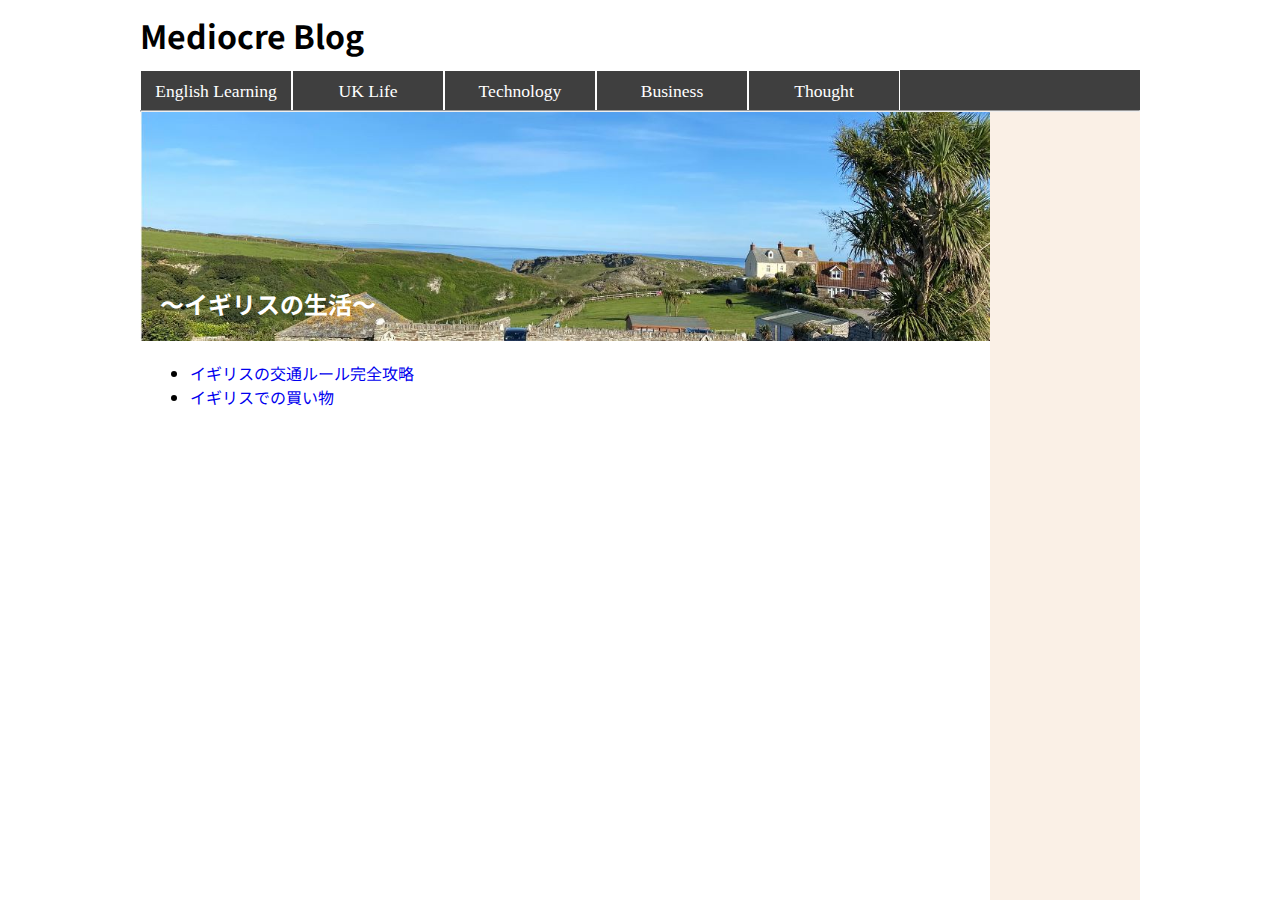
<file: index.html>
<!DOCTYPE html>
<html lang="jp">
<head>
    <meta charset="UTF-8">
    <meta name="viewport" content="width=device-width, initial-scale=1.0">
    <title>Dediocre Blog</title>
    <link rel="stylesheet" type="text/css" href="index.css">
</head>
<body>
    <header>
        <h1>Mediocre Blog</h1>
        <ul>
            <div class="menu" id="english-learning">English Learning</div>
            <div class="menu" id="UK-life">UK Life</div>
            <div class="menu">Technology</div>
            <div class="menu">Business</div>
            <div class="menu">Thought</div>
        </ul>
    </header>
    <hr>
    <div id="maindiv">
        <main>
            <div class="title_picture">
                <img id="title_img" src="pictures\uk_image1.JPG">
                <h2 id="title" class="blog_title">～イギリスの生活～</h2>
            </div>
            <div id="blog-titles">
                <li><a href="UK life\UK traffic rule\traffic-rule.html" id="blog-title1">イギリスの交通ルール完全攻略</a></li>
                <li><a href="UK-life\shopping.html" id="blog-title2">イギリスでの買い物</a></li>
            </div>
        </main>
        <aside>
        </aside>
    </div>
    <script type="text/javascript" src="index.js"></script>
</body>
</html>
</file>
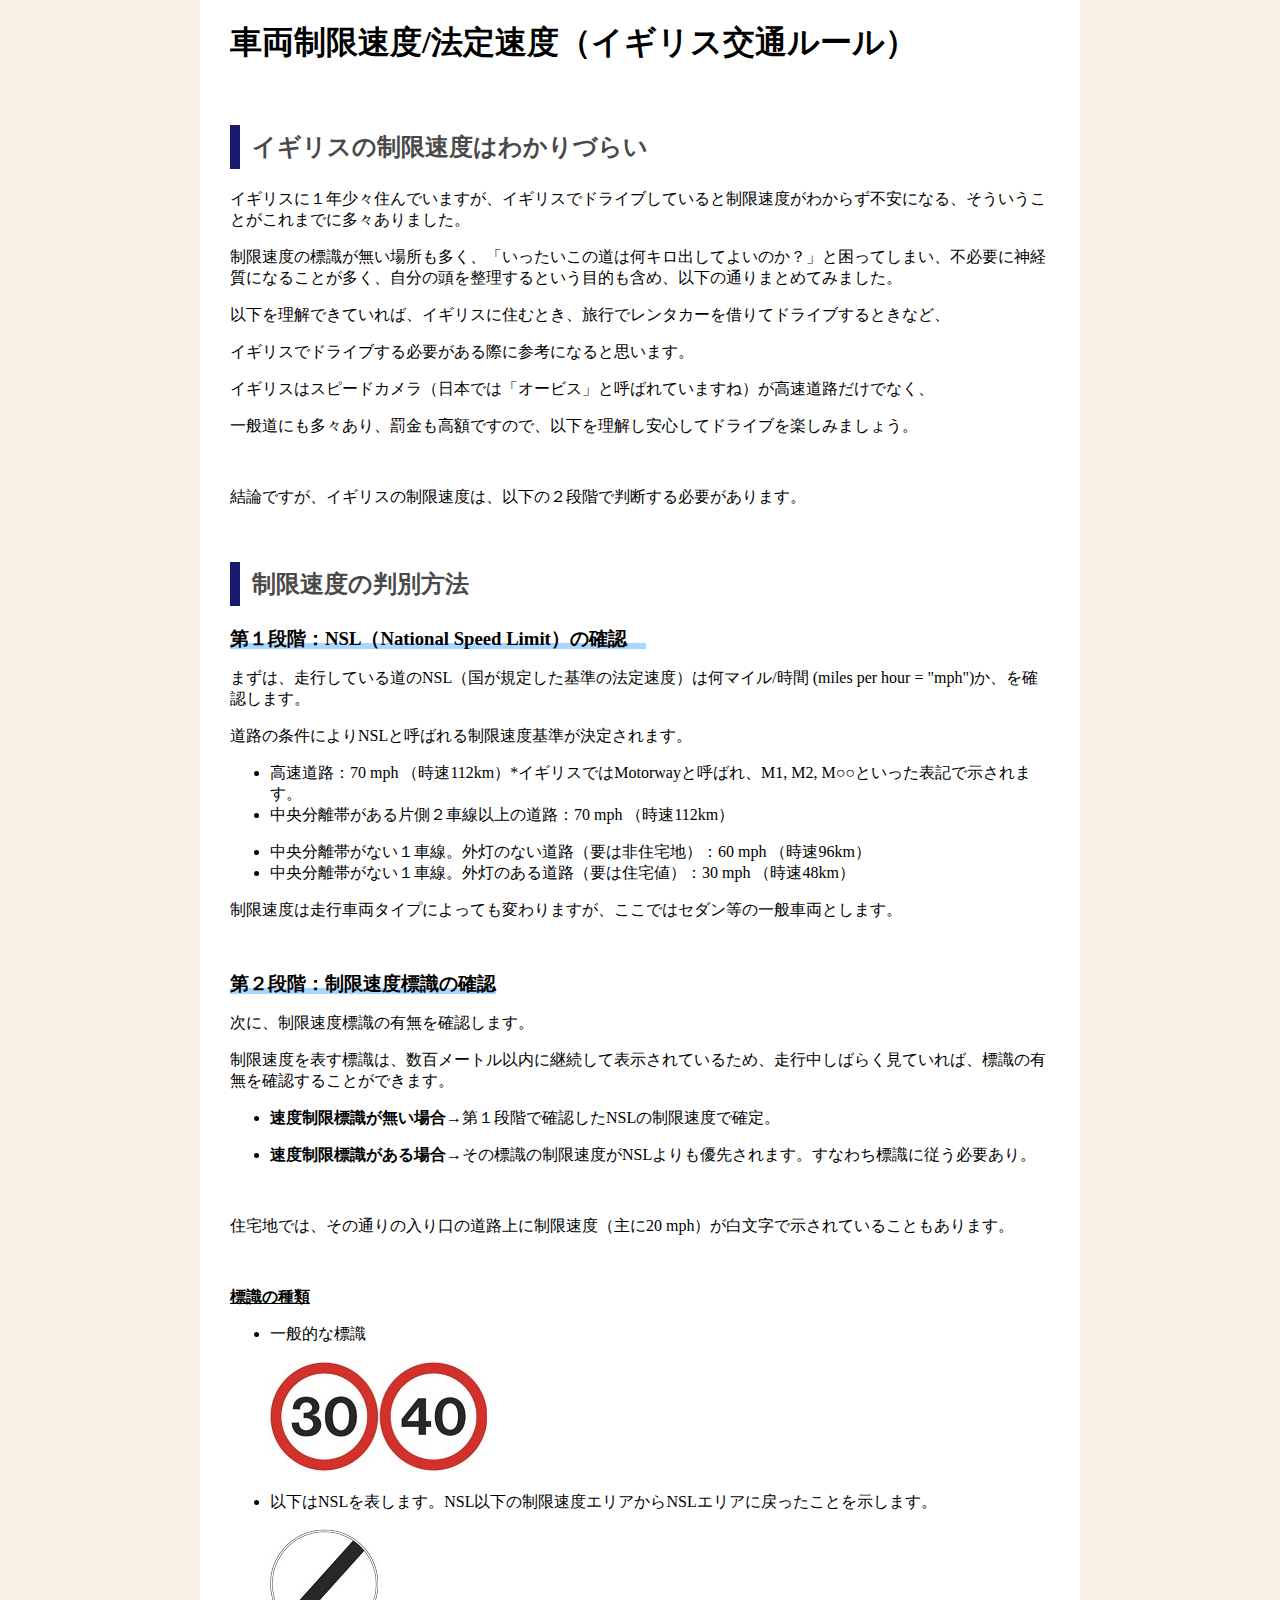
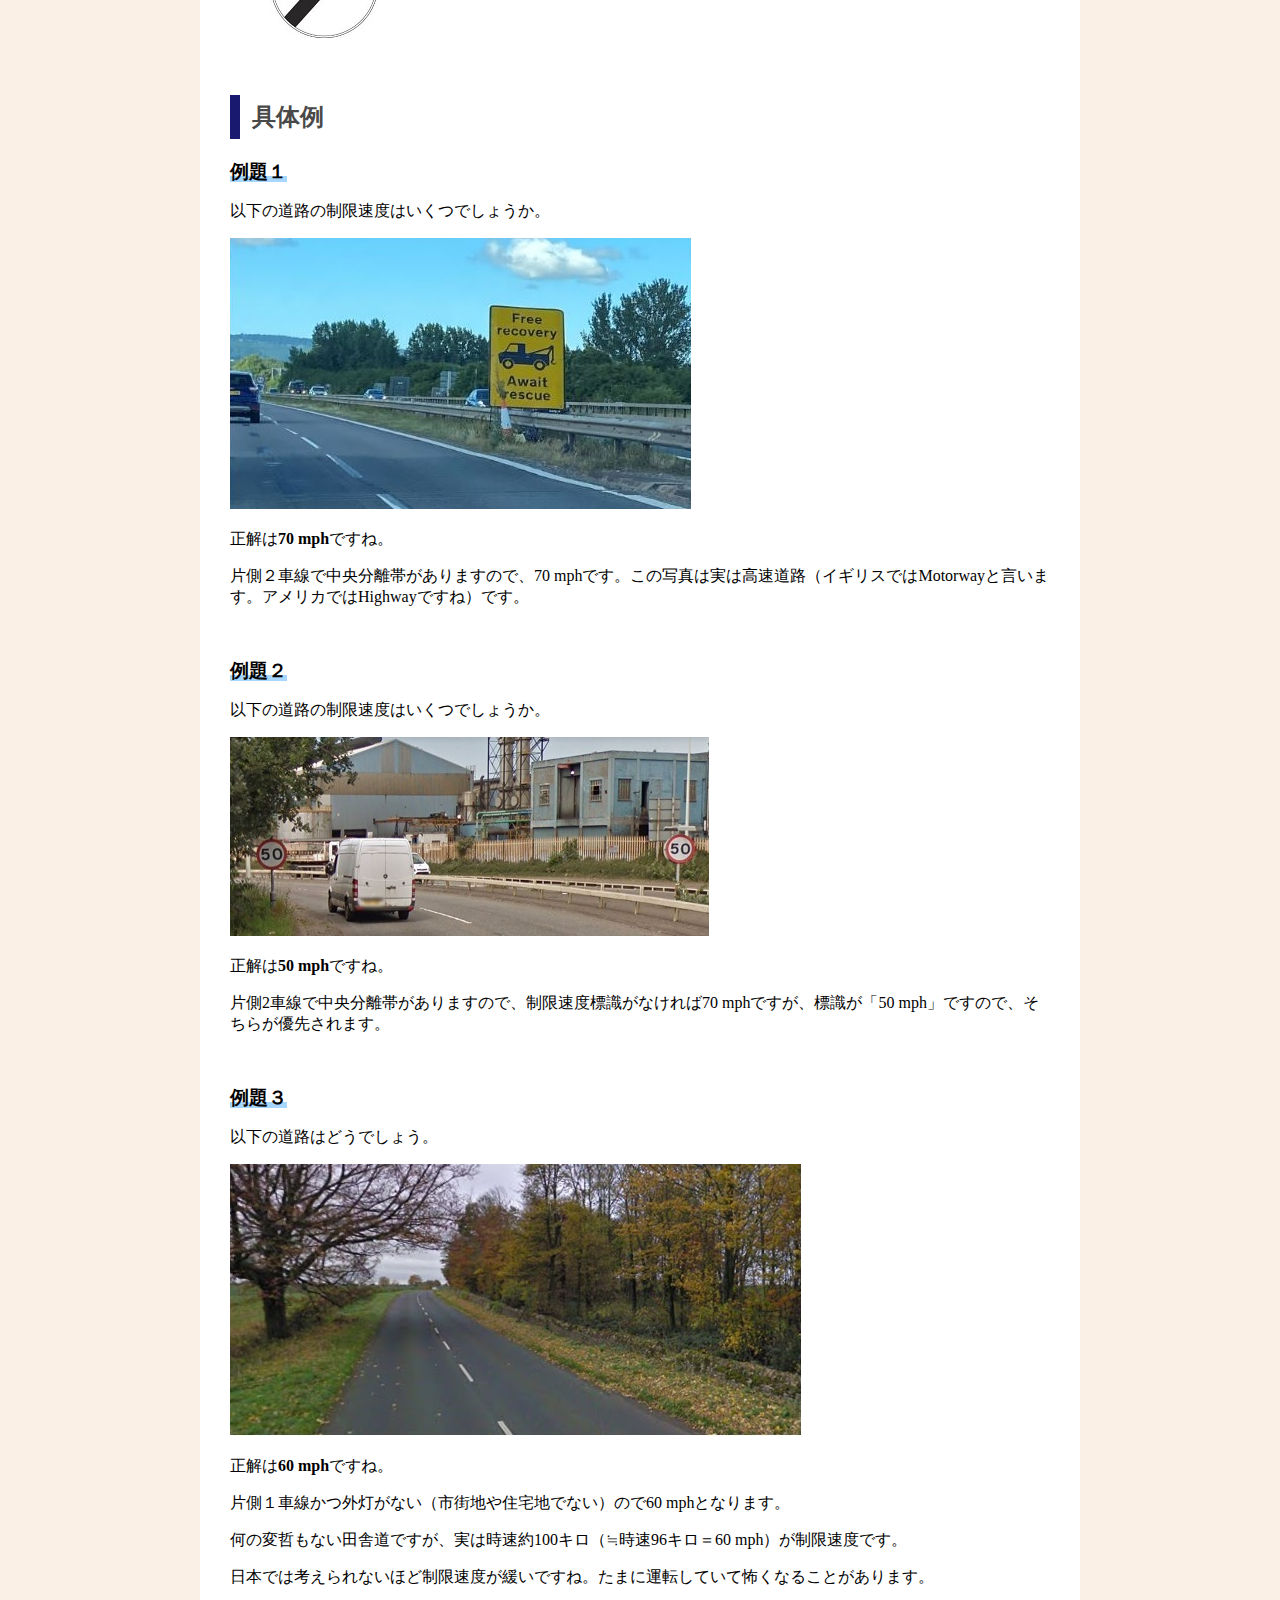
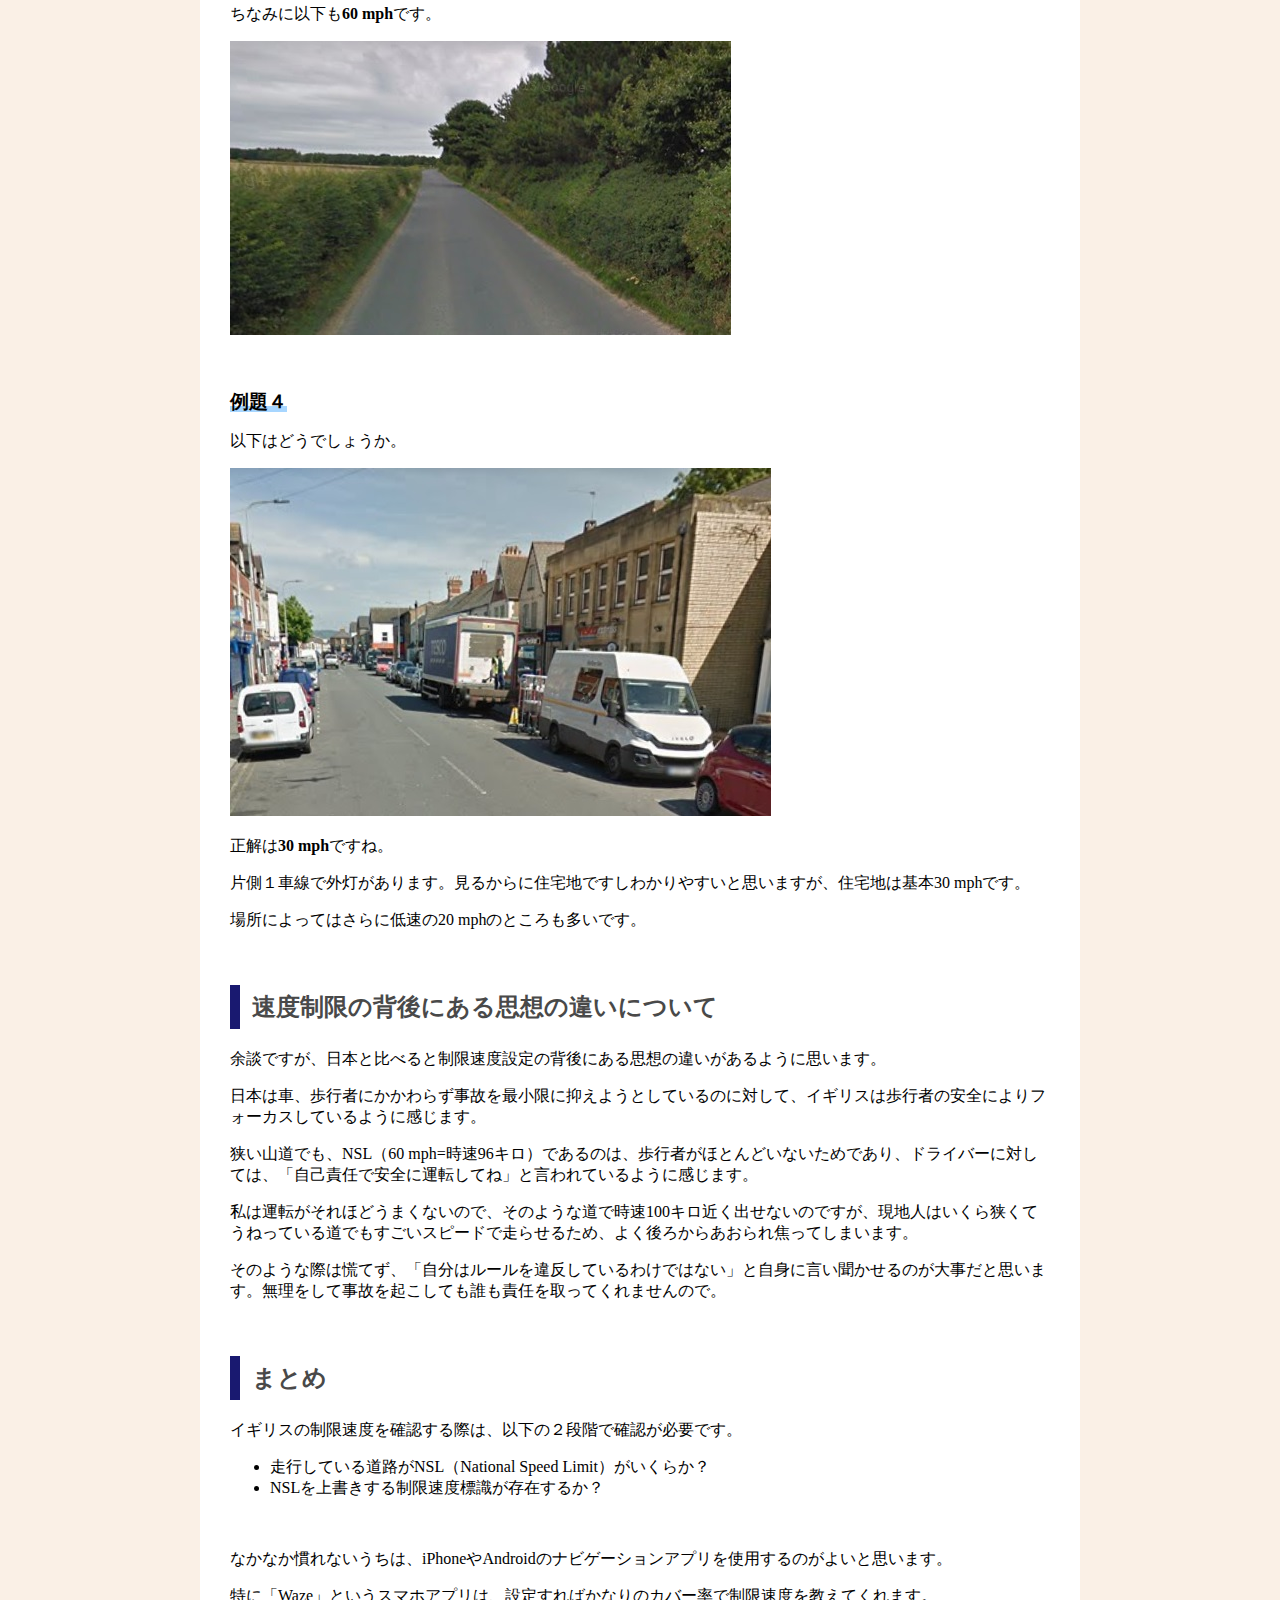
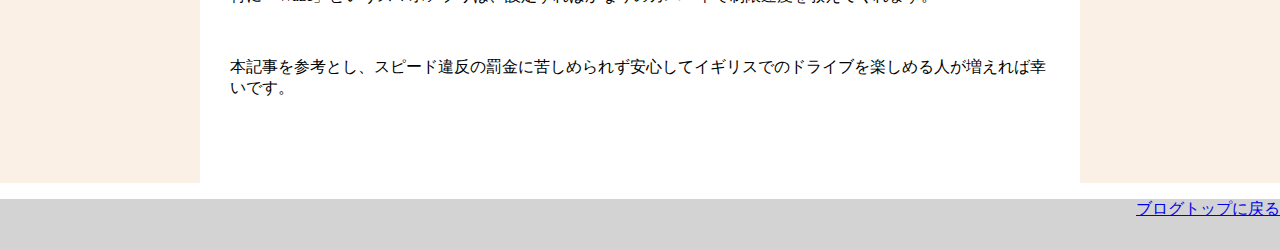
<file: UK life/UK traffic rule/traffic-rule.html>
<!DOCTYPE html>
<html lang="en">
<head>
    <meta charset="UTF-8">
    <meta name="viewport" content="width=device-width, initial-scale=1.0">
    <title>イギリスの制限速度</title>
    <link rel="stylesheet" type="text/css" href="traffic-rule.css">
</head>
<body>
    <div>
    <aside></aside>
    <main>
        <h1>車両制限速度/法定速度（イギリス交通ルール）</h1>
        <p>&nbsp;</p>
        <h2>イギリスの制限速度はわかりづらい</h2>
        <p>イギリスに１年少々住んでいますが、イギリスでドライブしていると制限速度がわからず不安になる、そういうことがこれまでに多々ありました。</p>
        <p>制限速度の標識が無い場所も多く、「いったいこの道は何キロ出してよいのか？」と困ってしまい、不必要に神経質になることが多く、自分の頭を整理するという目的も含め、以下の通りまとめてみました。</p>
        <p>以下を理解できていれば、イギリスに住むとき、旅行でレンタカーを借りてドライブするときなど、</p>
        <p>イギリスでドライブする必要がある際に参考になると思います。</p>
        <p>イギリスはスピードカメラ（日本では「オービス」と呼ばれていますね）が高速道路だけでなく、</p>
        <p>一般道にも多々あり、罰金も高額ですので、以下を理解し安心してドライブを楽しみましょう。</p>
        <p>&nbsp;</p>
        <p>結論ですが、イギリスの制限速度は、以下の２段階で判断する必要があります。</p>
        <p>&nbsp;</p>
        <h2>制限速度の判別方法</h2>
        <h3>第１段階：NSL（National Speed Limit）の確認　</h3>
        <p>まずは、走行している道のNSL（国が規定した基準の法定速度）は何マイル/時間 (miles per hour = &quot;mph&quot;)か、を確認します。</p>
        <p>道路の条件によりNSLと呼ばれる制限速度基準が決定されます。</p>
        <ul>
        <li>高速道路：70 mph （時速112km）*イギリスではMotorwayと呼ばれ、M1, M2, M○○といった表記で示されます。</li>
        <li>中央分離帯がある片側２車線以上の道路：70 mph （時速112km）</li>
        
        </ul>
        <ul>
        <li>中央分離帯がない１車線。外灯のない道路（要は非住宅地）：60 mph （時速96km）</li>
        <li>中央分離帯がない１車線。外灯のある道路（要は住宅値）：30 mph （時速48km）</li>
        
        </ul>
        <p>制限速度は走行車両タイプによっても変わりますが、ここではセダン等の一般車両とします。</p>
        <p>&nbsp;</p>
        <h3>第２段階：制限速度標識の確認</h3>
        <p>次に、制限速度標識の有無を確認します。</p>
        <p>制限速度を表す標識は、数百メートル以内に継続して表示されているため、走行中しばらく見ていれば、標識の有無を確認することができます。</p>
        <ul>
        <li><p><strong>速度制限標識が無い場合</strong>→第１段階で確認したNSLの制限速度で確定。</p>
        </li>
        <li><p><strong>速度制限標識がある場合</strong>→その標識の制限速度がNSLよりも優先されます。すなわち標識に従う必要あり。</p>
        <p>&nbsp;</p>
        </li>
        
        </ul>
        <p>住宅地では、その通りの入り口の道路上に制限速度（主に20 mph）が白文字で示されていることもあります。</p>
        <p>&nbsp;</p>
        <p><u><strong>標識の種類</strong></u></p>
        <ul>
        <li><p>一般的な標識</p>
        <p><img src="pictures\speed limit signs.JPG" referrerpolicy="no-referrer" alt="speed limit signs"></p>
        </li>
        <li><p>以下はNSLを表します。NSL以下の制限速度エリアからNSLエリアに戻ったことを示します。</p>
        <p><img src="pictures\speed limit signs for NSL.JPG" referrerpolicy="no-referrer" alt="speed limit signs for NSL"></p>
        </li>
        
        </ul>
        <p>&nbsp;</p>
        <h2>具体例</h2>
        <h3>例題１</h3>
        <p>以下の道路の制限速度はいくつでしょうか。</p>
        <p><img src="pictures\blog-picture1.JPG" referrerpolicy="no-referrer" alt="blog-picture1"></p>
        <p>正解は<strong>70 mph</strong>ですね。</p>
        <p>片側２車線で中央分離帯がありますので、70 mphです。この写真は実は高速道路（イギリスではMotorwayと言います。アメリカではHighwayですね）です。</p>
        <p>&nbsp;</p>
        <h3>例題２</h3>
        <p>以下の道路の制限速度はいくつでしょうか。</p>
        <p><img src="pictures\blog-picture2.JPG" referrerpolicy="no-referrer" alt="blog-picture2"></p>
        <p>正解は<strong>50 mph</strong>ですね。</p>
        <p>片側2車線で中央分離帯がありますので、制限速度標識がなければ70 mphですが、標識が「50 mph」ですので、そちらが優先されます。</p>
        <p>&nbsp;</p>
        <h3>例題３</h3>
        <p>以下の道路はどうでしょう。</p>
        <p><img src="pictures\blog-picture3.JPG" referrerpolicy="no-referrer" alt="blog-picture3"></p>
        <p>正解は<strong>60 mph</strong>ですね。</p>
        <p>片側１車線かつ外灯がない（市街地や住宅地でない）ので60 mphとなります。</p>
        <p>何の変哲もない田舎道ですが、実は時速約100キロ（≒時速96キロ＝60 mph）が制限速度です。</p>
        <p>日本では考えられないほど制限速度が緩いですね。たまに運転していて怖くなることがあります。</p>
        <p>ちなみに以下も<strong>60 mph</strong>です。</p>
        <p><img src="pictures\blog-picture4.JPG" referrerpolicy="no-referrer" alt="blog-picture4"></p>
        <p>&nbsp;</p>
        <h3>例題４</h3>
        <p>以下はどうでしょうか。</p>
        <p><img src="pictures\blog-picture5.JPG" referrerpolicy="no-referrer" alt="blog-picture5"></p>
        <p>正解は<strong>30 mph</strong>ですね。</p>
        <p>片側１車線で外灯があります。見るからに住宅地ですしわかりやすいと思いますが、住宅地は基本30 mphです。</p>
        <p>場所によってはさらに低速の20 mphのところも多いです。</p>
        <p>&nbsp;</p>
        <h2>速度制限の背後にある思想の違いについて</h2>
        <p>余談ですが、日本と比べると制限速度設定の背後にある思想の違いがあるように思います。</p>
        <p>日本は車、歩行者にかかわらず事故を最小限に抑えようとしているのに対して、イギリスは歩行者の安全によりフォーカスしているように感じます。</p>
        <p>狭い山道でも、NSL（60 mph=時速96キロ）であるのは、歩行者がほとんどいないためであり、ドライバーに対しては、「自己責任で安全に運転してね」と言われているように感じます。</p>
        <p>私は運転がそれほどうまくないので、そのような道で時速100キロ近く出せないのですが、現地人はいくら狭くてうねっている道でもすごいスピードで走らせるため、よく後ろからあおられ焦ってしまいます。</p>
        <p>そのような際は慌てず、「自分はルールを違反しているわけではない」と自身に言い聞かせるのが大事だと思います。無理をして事故を起こしても誰も責任を取ってくれませんので。</p>
        <p>&nbsp;</p>
        <h2>まとめ</h2>
        <p>イギリスの制限速度を確認する際は、以下の２段階で確認が必要です。</p>
        <ul>
        <li>走行している道路がNSL（National Speed Limit）がいくらか？</li>
        <li>NSLを上書きする制限速度標識が存在するか？</li>
        
        </ul>
        <p>&nbsp;</p>
        <p>なかなか慣れないうちは、iPhoneやAndroidのナビゲーションアプリを使用するのがよいと思います。</p>
        <p>特に「Waze」というスマホアプリは、設定すればかなりのカバー率で制限速度を教えてくれます。</p>
        <p>&nbsp;</p>
        <p>本記事を参考とし、スピード違反の罰金に苦しめられず安心してイギリスでのドライブを楽しめる人が増えれば幸いです。</p>
        <p>&nbsp;</p>
        <p>&nbsp;</p>        
    </main>         
    <aside></aside>
</div>
    <footer>
        <p id="footer"><a href="https://mediocre.blog/index.html">ブログトップに戻る</a></p>
    </footer>    
</body>
</html>
</file>
<file: index.css>
@import url('https://fonts.googleapis.com/css?family=Noto+Sans+JP');

header{
    font-family: 'Noto Sans JP', sans-serif;
}
ul{
    display: flex;
    padding: 0;
    margin: 0;
    background-color: #3f3f3f;
    height: 40px;
}
div.menu{
    color: white;
    height: 40px;
    width: 150px;
    text-decoration: none;
    text-align: center;
    line-height: 40px;
    font-family: 'Times New Roman', Times, serif;
    font-size: 1.1rem;
    border: 0.5px solid;
    
}
div.menu:hover{
   background-color: lightblue; 
}
hr{
    margin: 0;
}
body{
    margin: 0 auto;
    font-family: 'Noto Sans JP', sans-serif;
    min-height: 100vh;
    display: flex;
    flex-direction: column;
    width: 1000px;
}
div.title_picture{
    display: flex;
}
#title_img{
    flex:1;
    margin: 0;
}
#maindiv{
    display: flex;
    flex: 1;
}
main{
    flex: 1;
}
aside{
    width: 150px;
    background-color:linen;
}
h1 {
    display:flex;
    margin: 0;
    background-color:white;
    height: 70px;
    align-items: center;
}
#blog-titles{
    display: flex;
    flex-direction: column;
    margin-left: 50px;
    margin-top: 20px;
}
#blog-title1, #blog-title2{
    text-decoration: none;
}
img{
    display: block;
    width: 700px;
}

.title_picture{
    position: relative;
}
.blog_title{
    position: absolute;
    color: white;
    bottom: 0;
    margin-left: 20px;
}
footer{
    height: 50px;
    background-color: linen;
}
</file>
<file: UK life/UK traffic rule/traffic-rule.css>
body{
    margin: 0;
}
div{
    display: flex;
    margin: 0;
    min-height: 100vh;
}
main{
    flex: 1;
    margin-left: 30px;
    margin-right: 30px;
}
aside{
    width: 200px;
    background-color: linen;
}
h2 {
    padding: 0.25em 0.5em;/*上下 左右の余白*/
    color: #494949;/*文字色*/
    background: transparent;/*背景透明に*/
    border-left: solid 5px #191970;/*左線*/
    border-left-width: 10px;
}
h3 {
    display:inline;
    background: linear-gradient(transparent 70%, #a7d6ff 70%);
}
footer{
    margin:0;
    background-color: lightgray;
    height: 50px;
}
#footer{
    text-align: right;
}
</file>
